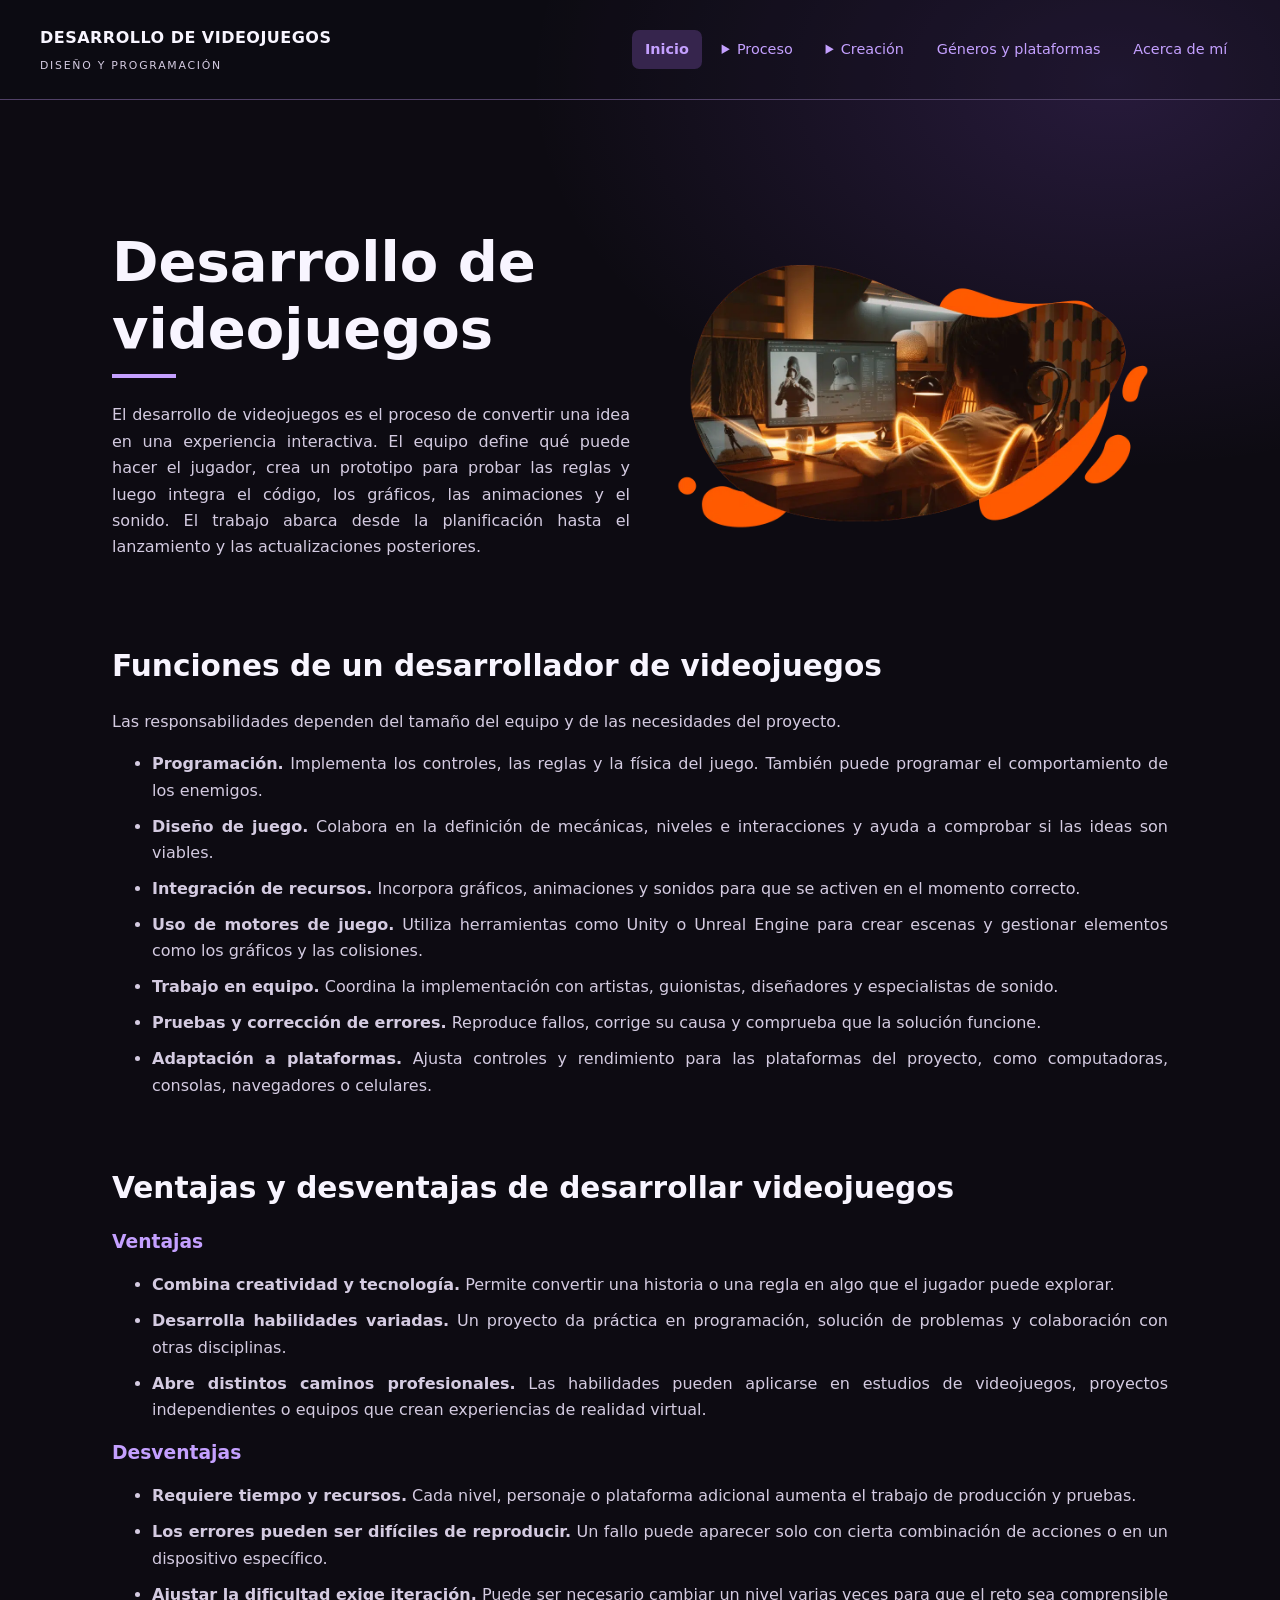
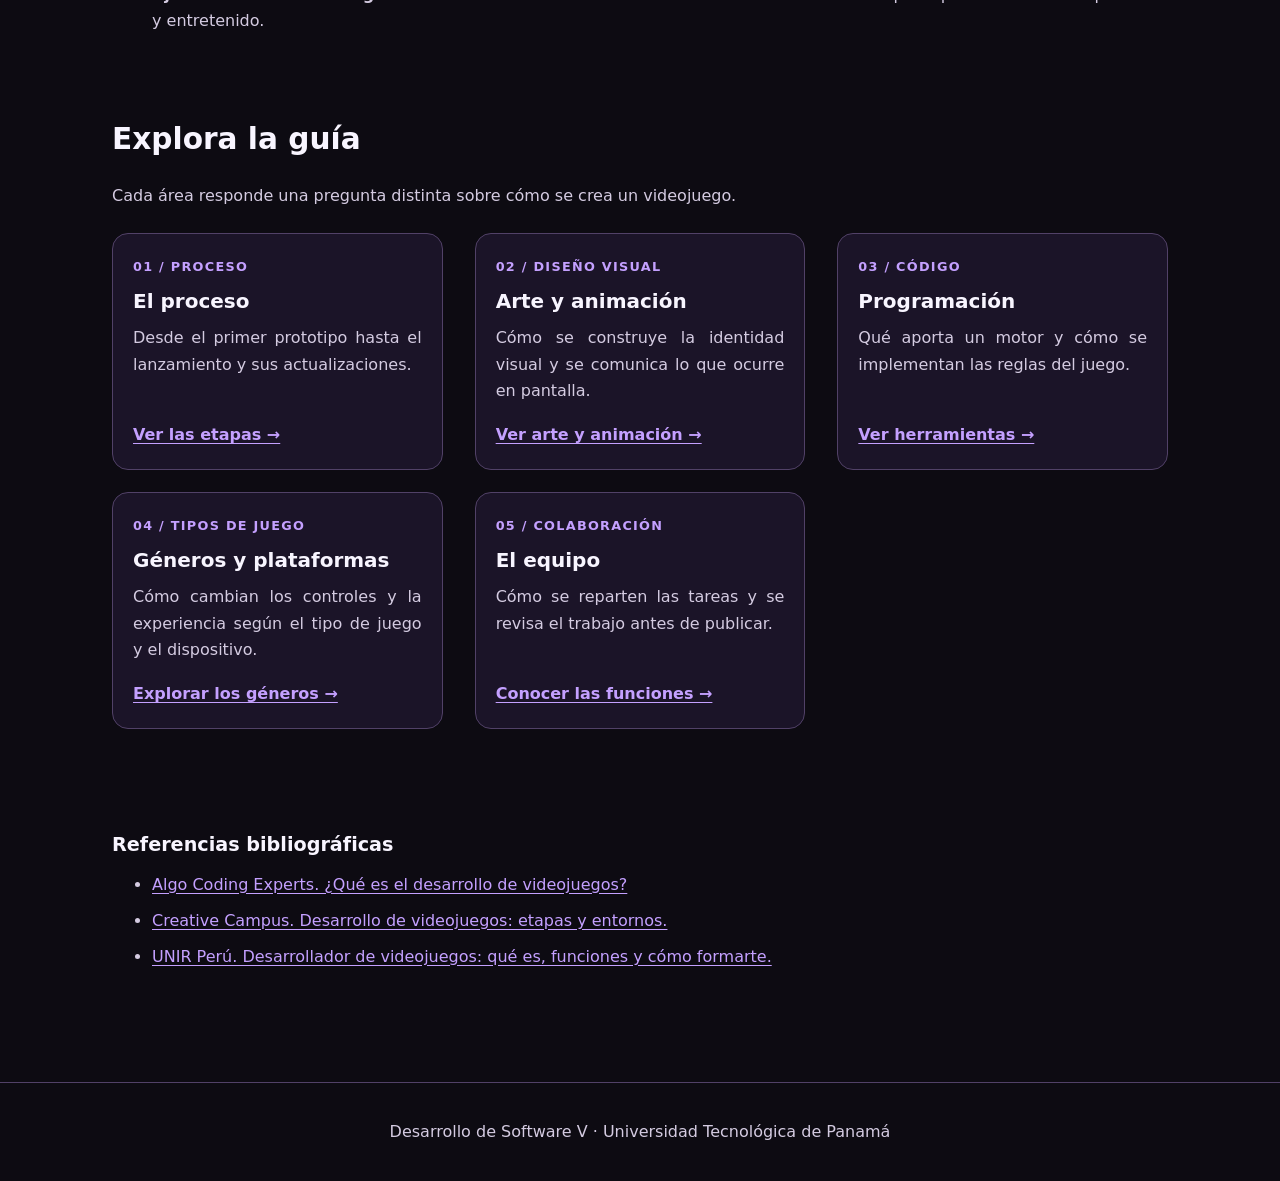
<file: index.html>
<!DOCTYPE html>
<html lang="es">
<head>
    <meta charset="UTF-8">
    <meta name="viewport" content="width=device-width, initial-scale=1.0">
    <title>Inicio | Desarrollo de videojuegos</title>
    <link rel="stylesheet" href="css/estilos.css">
    <script src="js/menu.js" defer></script>
</head>
<body>
    <header>
        <a href="#contenido">Saltar al contenido</a>
        <p>
            <a>
                <span>Desarrollo de videojuegos</span>
                <span class="marca-subtitulo">Diseño y programación</span>
            </a>
        </p>
        <button class="boton-menu" type="button" aria-controls="menu-principal" aria-expanded="false" aria-label="Abrir menú" hidden>
            <span aria-hidden="true">☰</span>
        </button>
        <nav id="menu-principal" class="menu-temas" aria-label="Navegación principal">
            <ul>
                <li><a href="index.html" aria-current="page">Inicio</a></li>
                <li>
                    <details>
                        <summary>Proceso</summary>
                        <ul>
                            <li><a href="etapas.html">Etapas</a></li>
                            <li><a href="equipo.html">Equipo</a></li>
                        </ul>
                    </details>
                </li>
                <li>
                    <details>
                        <summary>Creación</summary>
                        <ul>
                            <li><a href="arte.html">Arte y animación</a></li>
                            <li><a href="programacion.html">Programación</a></li>
                        </ul>
                    </details>
                </li>
                <li><a href="generos.html">Géneros y plataformas</a></li>
                <li><a href="autor.html">Acerca de mí</a></li>
            </ul>
        </nav>
    </header>

    <main id="contenido">
        <section class="portada-inicio" aria-labelledby="titulo-inicio">
            <div>
                <h1 id="titulo-inicio">Desarrollo de videojuegos</h1>
                <p>El desarrollo de videojuegos es el proceso de convertir una idea en una experiencia interactiva. El equipo define qué puede hacer el jugador, crea un prototipo para probar las reglas y luego integra el código, los gráficos, las animaciones y el sonido. El trabajo abarca desde la planificación hasta el lanzamiento y las actualizaciones posteriores.</p>
            </div>
            <img src="imagenes/portada-videojuegos.png" alt="Persona trabajando en un personaje de videojuego con un programa de modelado 3D">
        </section>

        <section>
            <h2>Funciones de un desarrollador de videojuegos</h2>
            <p>Las responsabilidades dependen del tamaño del equipo y de las necesidades del proyecto.</p>
            <ul>
                <li><strong>Programación.</strong> Implementa los controles, las reglas y la física del juego. También puede programar el comportamiento de los enemigos.</li>
                <li><strong>Diseño de juego.</strong> Colabora en la definición de mecánicas, niveles e interacciones y ayuda a comprobar si las ideas son viables.</li>
                <li><strong>Integración de recursos.</strong> Incorpora gráficos, animaciones y sonidos para que se activen en el momento correcto.</li>
                <li><strong>Uso de motores de juego.</strong> Utiliza herramientas como Unity o Unreal Engine para crear escenas y gestionar elementos como los gráficos y las colisiones.</li>
                <li><strong>Trabajo en equipo.</strong> Coordina la implementación con artistas, guionistas, diseñadores y especialistas de sonido.</li>
                <li><strong>Pruebas y corrección de errores.</strong> Reproduce fallos, corrige su causa y comprueba que la solución funcione.</li>
                <li><strong>Adaptación a plataformas.</strong> Ajusta controles y rendimiento para las plataformas del proyecto, como computadoras, consolas, navegadores o celulares.</li>
            </ul>
        </section>

        <section>
            <h2>Ventajas y desventajas de desarrollar videojuegos</h2>
            <h3>Ventajas</h3>
            <ul>
                <li><strong>Combina creatividad y tecnología.</strong> Permite convertir una historia o una regla en algo que el jugador puede explorar.</li>
                <li><strong>Desarrolla habilidades variadas.</strong> Un proyecto da práctica en programación, solución de problemas y colaboración con otras disciplinas.</li>
                <li><strong>Abre distintos caminos profesionales.</strong> Las habilidades pueden aplicarse en estudios de videojuegos, proyectos independientes o equipos que crean experiencias de realidad virtual.</li>
            </ul>

            <h3>Desventajas</h3>
            <ul>
                <li><strong>Requiere tiempo y recursos.</strong> Cada nivel, personaje o plataforma adicional aumenta el trabajo de producción y pruebas.</li>
                <li><strong>Los errores pueden ser difíciles de reproducir.</strong> Un fallo puede aparecer solo con cierta combinación de acciones o en un dispositivo específico.</li>
                <li><strong>Ajustar la dificultad exige iteración.</strong> Puede ser necesario cambiar un nivel varias veces para que el reto sea comprensible y entretenido.</li>
            </ul>
        </section>


        <section class="guia-practica">
            <h2>Explora la guía</h2>
            <p>Cada área responde una pregunta distinta sobre cómo se crea un videojuego.</p>
            <ul class="filas-guia tarjetas-inicio">
                <li>
                    <span class="guia-numero">01 / Proceso</span>
                    <h3>El proceso</h3>
                    <p>Desde el primer prototipo hasta el lanzamiento y sus actualizaciones.</p>
                    <a href="etapas.html">Ver las etapas →</a>
                </li>
                <li>
                    <span class="guia-numero">02 / Diseño visual</span>
                    <h3>Arte y animación</h3>
                    <p>Cómo se construye la identidad visual y se comunica lo que ocurre en pantalla.</p>
                    <a href="arte.html">Ver arte y animación →</a>
                </li>
                <li>
                    <span class="guia-numero">03 / Código</span>
                    <h3>Programación</h3>
                    <p>Qué aporta un motor y cómo se implementan las reglas del juego.</p>
                    <a href="programacion.html">Ver herramientas →</a>
                </li>
                <li>
                    <span class="guia-numero">04 / Tipos de juego</span>
                    <h3>Géneros y plataformas</h3>
                    <p>Cómo cambian los controles y la experiencia según el tipo de juego y el dispositivo.</p>
                    <a href="generos.html">Explorar los géneros →</a>
                </li>
                <li>
                    <span class="guia-numero">05 / Colaboración</span>
                    <h3>El equipo</h3>
                    <p>Cómo se reparten las tareas y se revisa el trabajo antes de publicar.</p>
                    <a href="equipo.html">Conocer las funciones →</a>
                </li>
            </ul>
        </section>

        <section aria-labelledby="titulo-referencias">
            <h2 id="titulo-referencias">Referencias bibliográficas</h2>
            <ul>
                <li id="algo"><a href="https://algocodingexperts.com/es/que-es-el-desarrollo-de-videojuegos/">Algo Coding Experts. ¿Qué es el desarrollo de videojuegos?</a></li>
                <li id="campus"><a href="https://creativecampus.universidadeuropea.com/blog/desarrollo-videojuegos/">Creative Campus. Desarrollo de videojuegos: etapas y entornos.</a></li>
                <li id="unir"><a href="https://peru.unir.net/revista/ingenieria/desarrollador-videojuegos/">UNIR Perú. Desarrollador de videojuegos: qué es, funciones y cómo formarte.</a></li>
            </ul>
        </section>
    </main>

    <footer>
        <p>Desarrollo de Software V · Universidad Tecnológica de Panamá</p>
    </footer>
</body>
</html>
</file>
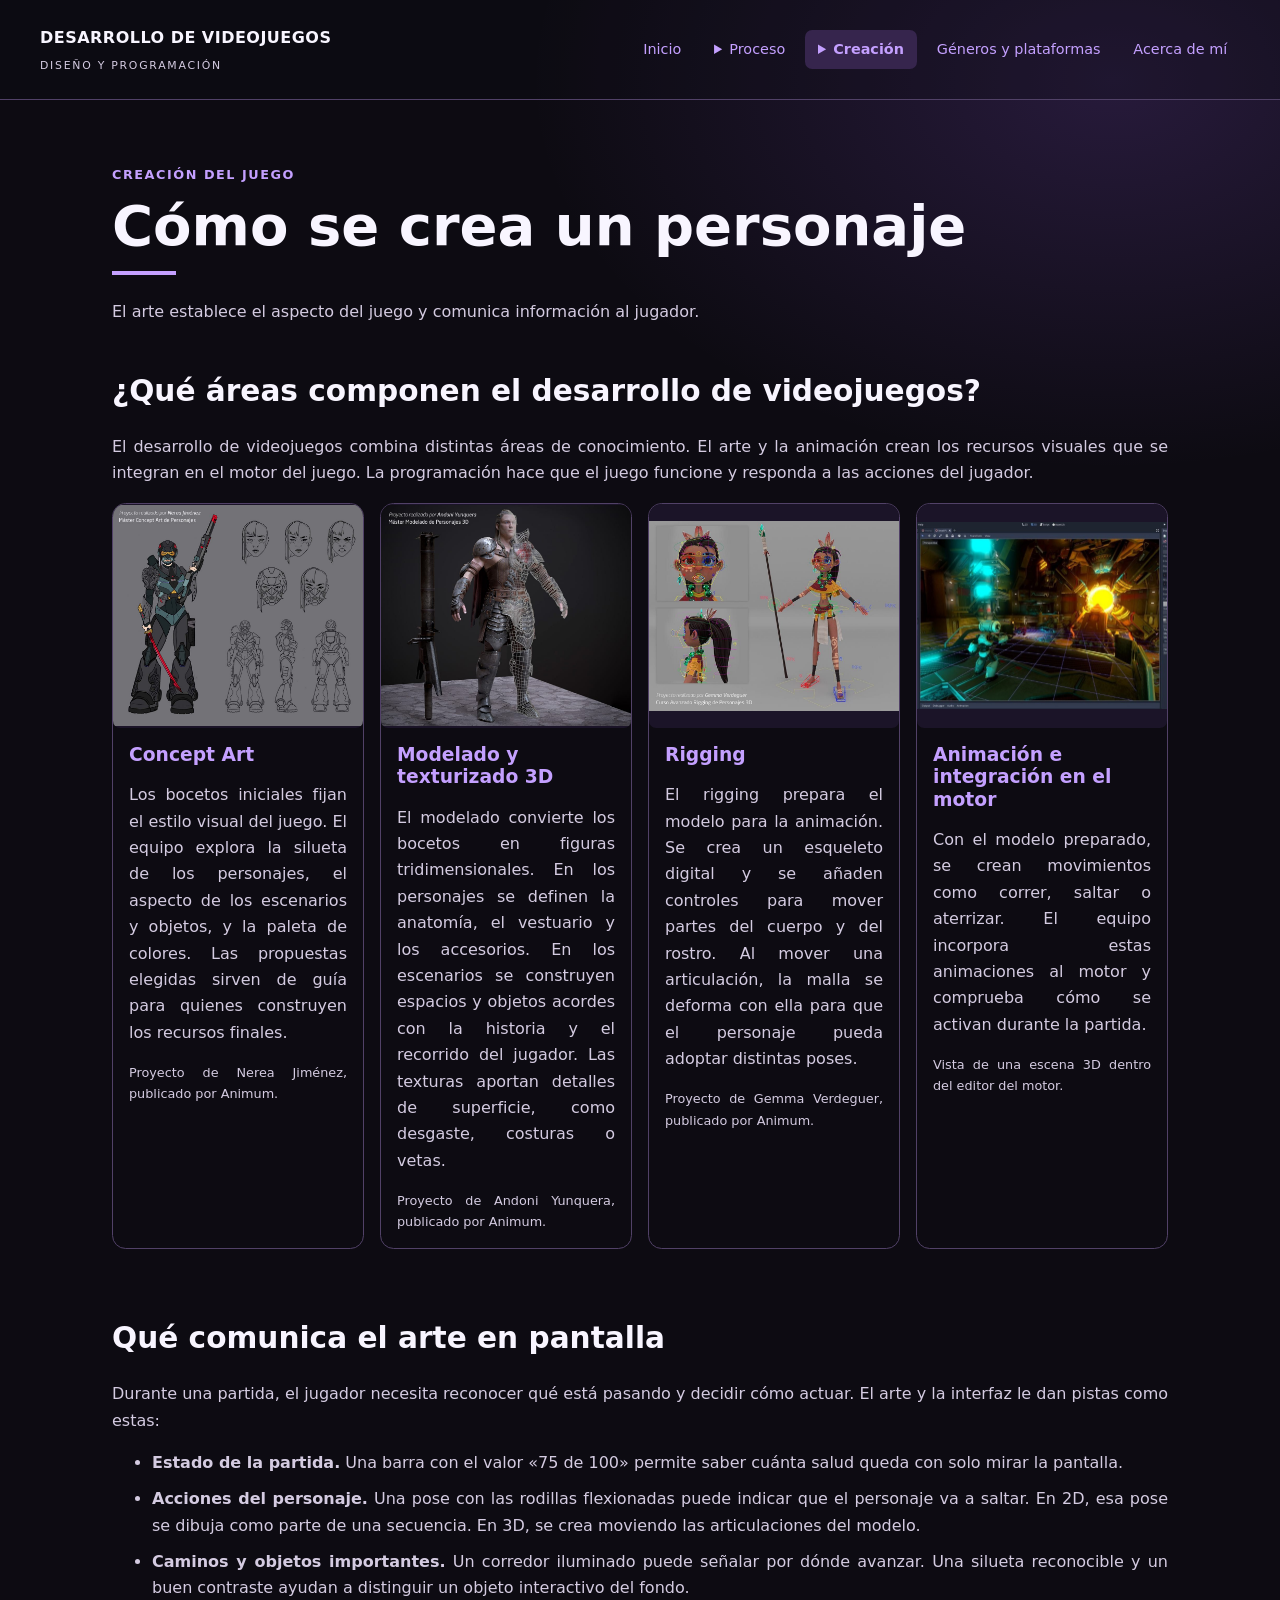
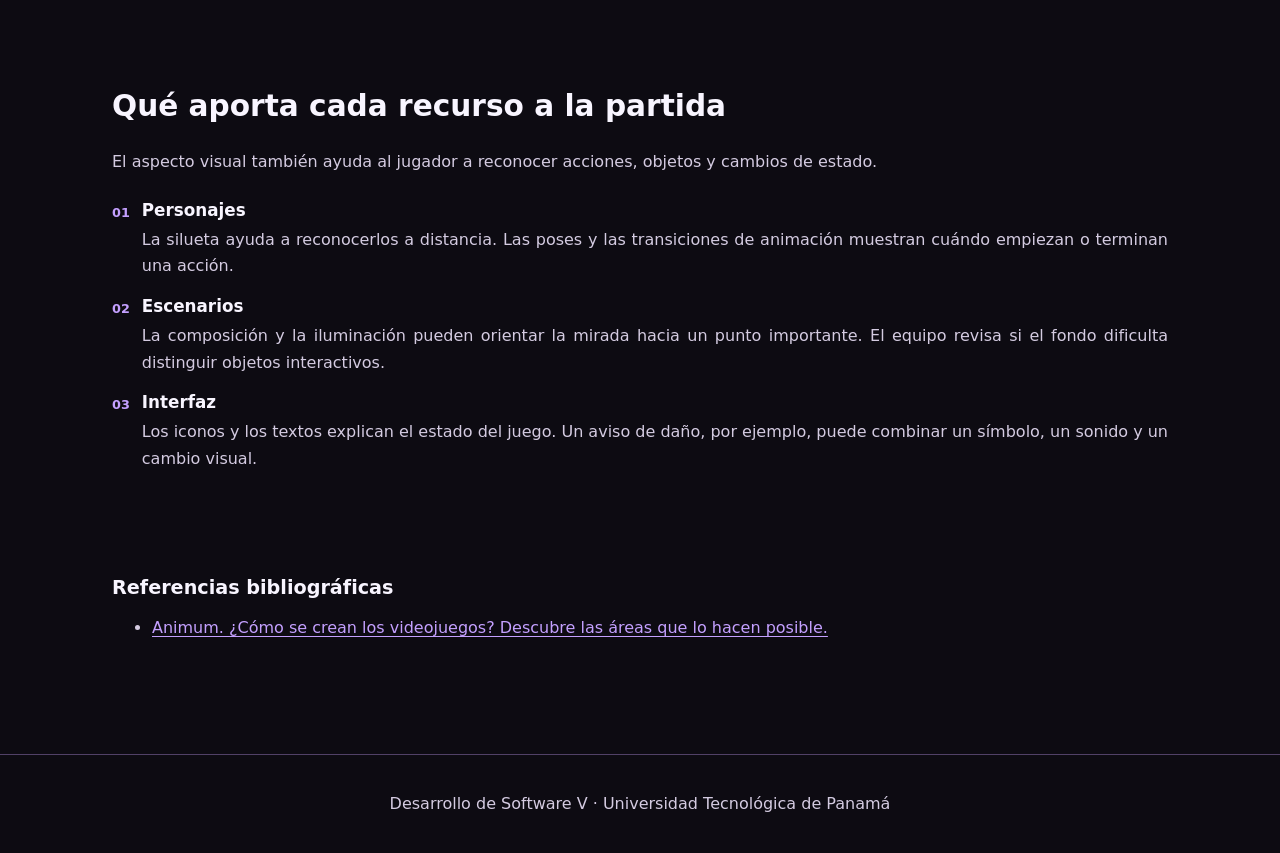
<file: arte.html>
<!DOCTYPE html>
<html lang="es">
<head>
    <meta charset="UTF-8">
    <meta name="viewport" content="width=device-width, initial-scale=1.0">
    <title>Arte y animación | Desarrollo de videojuegos</title>
    <link rel="stylesheet" href="css/estilos.css">
    <script src="js/menu.js" defer></script>
</head>
<body>
    <header>
        <a href="#contenido">Saltar al contenido</a>
        <p>
            <a>
                <span>Desarrollo de videojuegos</span>
                <span class="marca-subtitulo">Diseño y programación</span>
            </a>
        </p>
        <button class="boton-menu" type="button" aria-controls="menu-principal" aria-expanded="false" aria-label="Abrir menú" hidden>
            <span aria-hidden="true">☰</span>
        </button>
        <nav id="menu-principal" class="menu-temas" aria-label="Navegación principal">
            <ul>
                <li><a href="index.html">Inicio</a></li>
                <li>
                    <details>
                        <summary>Proceso</summary>
                        <ul>
                            <li><a href="etapas.html">Etapas</a></li>
                            <li><a href="equipo.html">Equipo</a></li>
                        </ul>
                    </details>
                </li>
                <li>
                    <details class="grupo-activo">
                        <summary>Creación</summary>
                        <ul>
                            <li><a href="arte.html" aria-current="page">Arte y animación</a></li>
                            <li><a href="programacion.html">Programación</a></li>
                        </ul>
                    </details>
                </li>
                <li><a href="generos.html">Géneros y plataformas</a></li>
                <li><a href="autor.html">Acerca de mí</a></li>
            </ul>
        </nav>
    </header>

    <main id="contenido">
        <p class="categoria-pagina">Creación del juego</p>
        <h1>Cómo se crea un personaje</h1>
        <p>El arte establece el aspecto del juego y comunica información al jugador.</p>
        <section class="recursos-visuales">
            <h2>¿Qué áreas componen el desarrollo de videojuegos?</h2>
            <p>El desarrollo de videojuegos combina distintas áreas de conocimiento. El arte y la animación crean los recursos visuales que se integran en el motor del juego. La programación hace que el juego funcione y responda a las acciones del jugador.</p>
            <div class="galeria-arte">
                <article class="tarjeta-arte">
                    <img src="imagenes/concept-art.png" alt="Bocetos de un personaje con armadura, expresiones y vistas desde distintos ángulos" width="960" height="850" loading="lazy">
                    <div class="tarjeta-arte-texto">
                        <h3>Concept Art</h3>
                        <p>Los bocetos iniciales fijan el estilo visual del juego. El equipo explora la silueta de los personajes, el aspecto de los escenarios y objetos, y la paleta de colores. Las propuestas elegidas sirven de guía para quienes construyen los recursos finales.</p>
                        <p class="credito-arte">Proyecto de Nerea Jiménez, publicado por Animum.</p>
                    </div>
                </article>

                <article class="tarjeta-arte">
                    <img src="imagenes/modelado-3d.png" alt="Personaje con armadura que muestra el acabado final y la malla del modelo" width="960" height="850" loading="lazy">
                    <div class="tarjeta-arte-texto">
                        <h3>Modelado y texturizado 3D</h3>
                        <p>El modelado convierte los bocetos en figuras tridimensionales. En los personajes se definen la anatomía, el vestuario y los accesorios. En los escenarios se construyen espacios y objetos acordes con la historia y el recorrido del jugador. Las texturas aportan detalles de superficie, como desgaste, costuras o vetas.</p>
                        <p class="credito-arte">Proyecto de Andoni Yunquera, publicado por Animum.</p>
                    </div>
                </article>

                <article class="tarjeta-arte">
                    <img src="imagenes/rigging.png" alt="Personaje 3D con controles de animación alrededor del cuerpo y del rostro" width="960" height="730" loading="lazy">
                    <div class="tarjeta-arte-texto">
                        <h3>Rigging</h3>
                        <p>El rigging prepara el modelo para la animación. Se crea un esqueleto digital y se añaden controles para mover partes del cuerpo y del rostro. Al mover una articulación, la malla se deforma con ella para que el personaje pueda adoptar distintas poses.</p>
                        <p class="credito-arte">Proyecto de Gemma Verdeguer, publicado por Animum.</p>
                    </div>
                </article>

                <article class="tarjeta-arte">
                    <img src="imagenes/integracion-motor.png" width="2000" height="1500" alt="Escena 3D con un robot, luces y una cuadrícula dentro del editor de un motor de videojuegos" loading="lazy">
                    <div class="tarjeta-arte-texto">
                        <h3>Animación e integración en el motor</h3>
                        <p>Con el modelo preparado, se crean movimientos como correr, saltar o aterrizar. El equipo incorpora estas animaciones al motor y comprueba cómo se activan durante la partida.</p>
                        <p class="credito-arte">Vista de una escena 3D dentro del editor del motor.</p>
                    </div>
                </article>
            </div>
        </section>
        <section>
            <h2>Qué comunica el arte en pantalla</h2>
            <p>Durante una partida, el jugador necesita reconocer qué está pasando y decidir cómo actuar. El arte y la interfaz le dan pistas como estas:</p>
            <ul>
                <li><strong>Estado de la partida.</strong> Una barra con el valor «75 de 100» permite saber cuánta salud queda con solo mirar la pantalla.</li>
                <li><strong>Acciones del personaje.</strong> Una pose con las rodillas flexionadas puede indicar que el personaje va a saltar. En 2D, esa pose se dibuja como parte de una secuencia. En 3D, se crea moviendo las articulaciones del modelo.</li>
                <li><strong>Caminos y objetos importantes.</strong> Un corredor iluminado puede señalar por dónde avanzar. Una silueta reconocible y un buen contraste ayudan a distinguir un objeto interactivo del fondo.</li>
            </ul>
        </section>

        <section class="guia-practica">
            <h2>Qué aporta cada recurso a la partida</h2>
            <p>El aspecto visual también ayuda al jugador a reconocer acciones, objetos y cambios de estado.</p>
            <ul class="filas-guia guia-vertical">
                <li>
                    <span class="guia-numero" aria-hidden="true">01</span>
                    <div>
                        <h3>Personajes</h3>
                        <p>La silueta ayuda a reconocerlos a distancia. Las poses y las transiciones de animación muestran cuándo empiezan o terminan una acción.</p>
                    </div>
                </li>
                <li>
                    <span class="guia-numero" aria-hidden="true">02</span>
                    <div>
                        <h3>Escenarios</h3>
                        <p>La composición y la iluminación pueden orientar la mirada hacia un punto importante. El equipo revisa si el fondo dificulta distinguir objetos interactivos.</p>
                    </div>
                </li>
                <li>
                    <span class="guia-numero" aria-hidden="true">03</span>
                    <div>
                        <h3>Interfaz</h3>
                        <p>Los iconos y los textos explican el estado del juego. Un aviso de daño, por ejemplo, puede combinar un símbolo, un sonido y un cambio visual.</p>
                    </div>
                </li>
            </ul>
        </section>

        <section aria-labelledby="titulo-referencias">
            <h2 id="titulo-referencias">Referencias bibliográficas</h2>
            <ul>
                <li id="animum"><a href="https://www.animum3d.com/blog/como-se-crean-videojuegos/">Animum. ¿Cómo se crean los videojuegos? Descubre las áreas que lo hacen posible.</a></li>
            </ul>
        </section>
    </main>

    <footer>
        <p>Desarrollo de Software V · Universidad Tecnológica de Panamá</p>
    </footer>
</body>
</html>
</file>
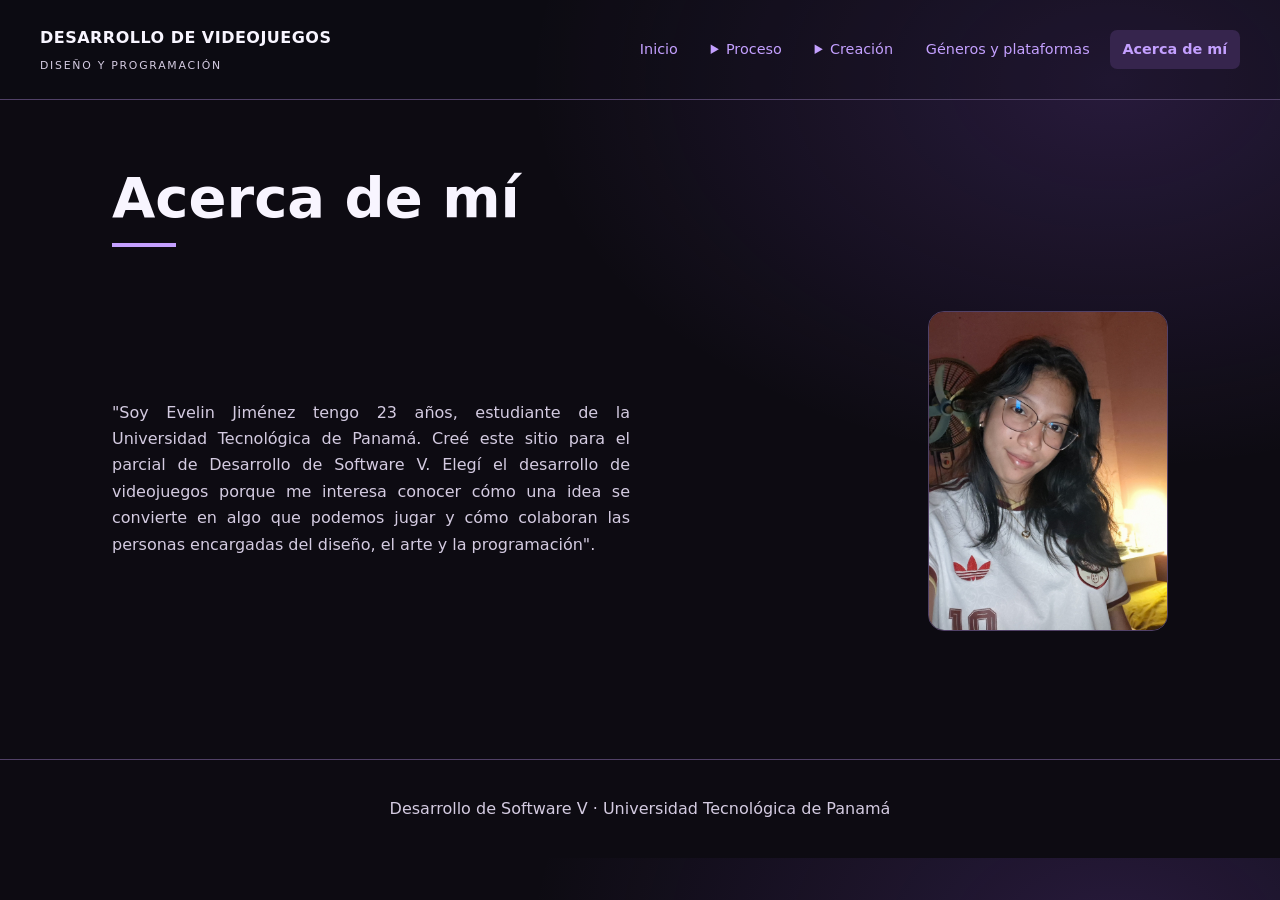
<file: autor.html>
<!DOCTYPE html>
<html lang="es">
<head>
    <meta charset="UTF-8">
    <meta name="viewport" content="width=device-width, initial-scale=1.0">
    <title>Acerca de mí | Desarrollo de videojuegos</title>
    <link rel="stylesheet" href="css/estilos.css">
    <script src="js/menu.js" defer></script>
</head>
<body>
    <header>
        <a href="#contenido">Saltar al contenido</a>
        <p>
            <a>
                <span>Desarrollo de videojuegos</span>
                <span class="marca-subtitulo">Diseño y programación</span>
            </a>
        </p>
        <button class="boton-menu" type="button" aria-controls="menu-principal" aria-expanded="false" aria-label="Abrir menú" hidden>
            <span aria-hidden="true">☰</span>
        </button>
        <nav id="menu-principal" class="menu-temas" aria-label="Navegación principal">
            <ul>
                <li><a href="index.html">Inicio</a></li>
                <li>
                    <details>
                        <summary>Proceso</summary>
                        <ul>
                            <li><a href="etapas.html">Etapas</a></li>
                            <li><a href="equipo.html">Equipo</a></li>
                        </ul>
                    </details>
                </li>
                <li>
                    <details>
                        <summary>Creación</summary>
                        <ul>
                            <li><a href="arte.html">Arte y animación</a></li>
                            <li><a href="programacion.html">Programación</a></li>
                        </ul>
                    </details>
                </li>
                <li><a href="generos.html">Géneros y plataformas</a></li>
                <li><a href="autor.html" aria-current="page">Acerca de mí</a></li>
            </ul>
        </nav>
    </header>

    <main id="contenido">
        <h1>Acerca de mí</h1>
        <section class="portada-inicio perfil-autora">
            <div>
                <p>"Soy Evelin Jiménez tengo 23 años, estudiante de la Universidad Tecnológica de Panamá. Creé este sitio para el parcial de Desarrollo de Software V. Elegí el desarrollo de videojuegos porque me interesa conocer cómo una idea se convierte en algo que podemos jugar y cómo colaboran las personas encargadas del diseño, el arte y la programación".</p>
            </div>
            <img src="imagenes/foto-autor.jpg" alt="Retrato de Evelin Jiménez" width="240" height="320">
        </section>
    </main>

    <footer>
        <p>Desarrollo de Software V · Universidad Tecnológica de Panamá</p>
    </footer>
</body>
</html>
</file>
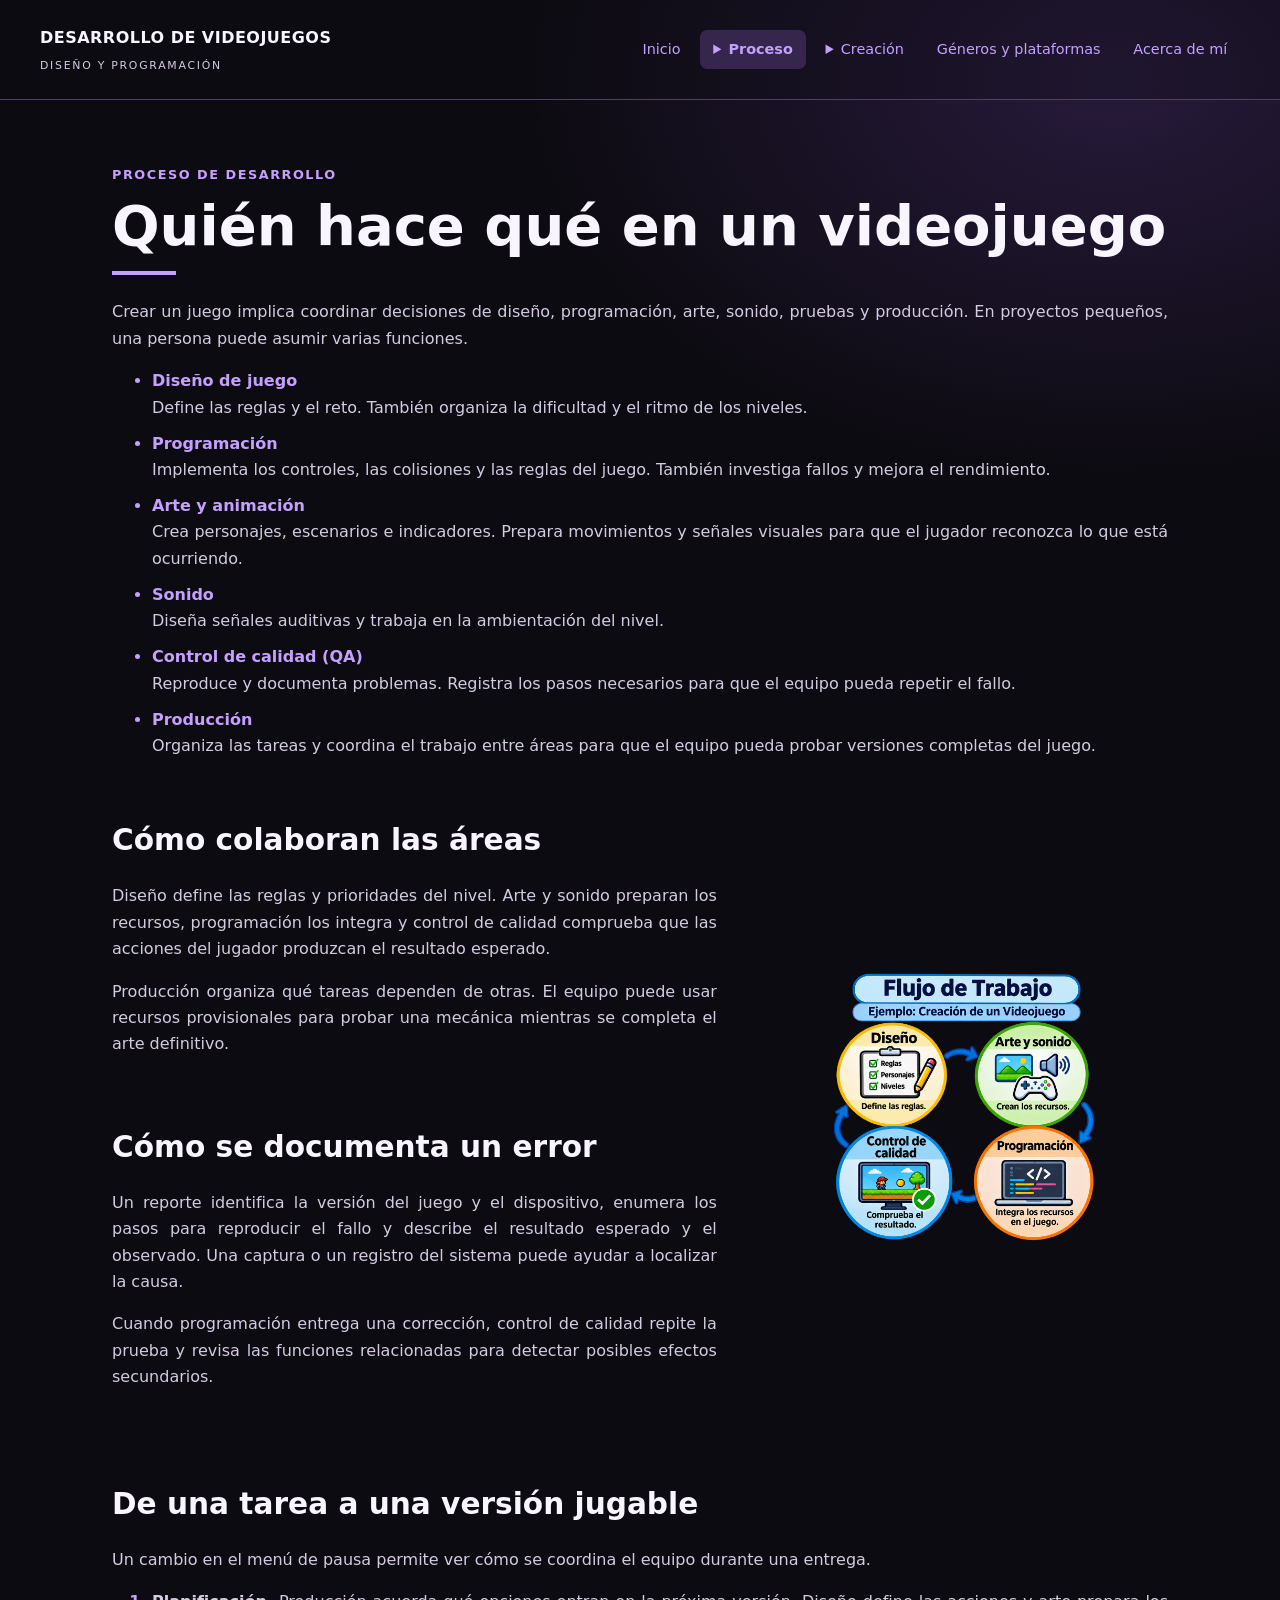
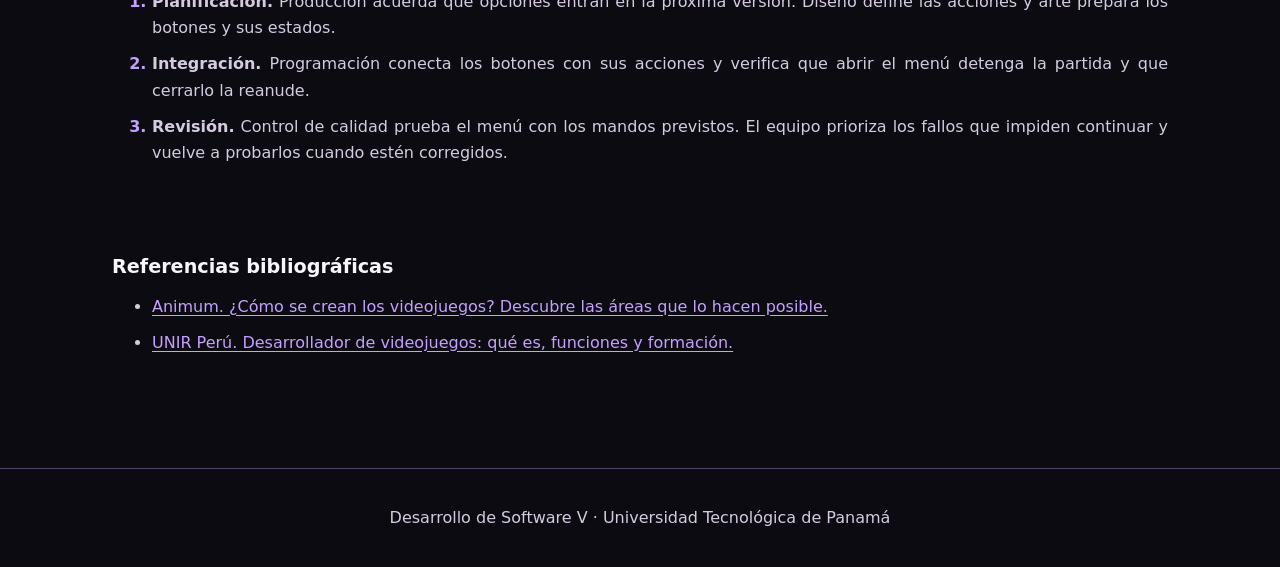
<file: equipo.html>
<!DOCTYPE html>
<html lang="es">
<head>
    <meta charset="UTF-8">
    <meta name="viewport" content="width=device-width, initial-scale=1.0">
    <title>Equipo | Desarrollo de videojuegos</title>
    <link rel="stylesheet" href="css/estilos.css">
    <script src="js/menu.js" defer></script>
</head>
<body>
    <header>
        <a href="#contenido">Saltar al contenido</a>
        <p>
            <a>
                <span>Desarrollo de videojuegos</span>
                <span class="marca-subtitulo">Diseño y programación</span>
            </a>
        </p>
        <button class="boton-menu" type="button" aria-controls="menu-principal" aria-expanded="false" aria-label="Abrir menú" hidden>
            <span aria-hidden="true">☰</span>
        </button>
        <nav id="menu-principal" class="menu-temas" aria-label="Navegación principal">
            <ul>
                <li><a href="index.html">Inicio</a></li>
                <li>
                    <details class="grupo-activo">
                        <summary>Proceso</summary>
                        <ul>
                            <li><a href="etapas.html">Etapas</a></li>
                            <li><a href="equipo.html" aria-current="page">Equipo</a></li>
                        </ul>
                    </details>
                </li>
                <li>
                    <details>
                        <summary>Creación</summary>
                        <ul>
                            <li><a href="arte.html">Arte y animación</a></li>
                            <li><a href="programacion.html">Programación</a></li>
                        </ul>
                    </details>
                </li>
                <li><a href="generos.html">Géneros y plataformas</a></li>
                <li><a href="autor.html">Acerca de mí</a></li>
            </ul>
        </nav>
    </header>

    <main id="contenido">
        <p class="categoria-pagina">Proceso de desarrollo</p>
        <h1>Quién hace qué en un videojuego</h1>
        <p>Crear un juego implica coordinar decisiones de diseño, programación, arte, sonido, pruebas y producción. En proyectos pequeños, una persona puede asumir varias funciones.</p>
        <ul class="funciones-equipo">
            <li><strong>Diseño de juego</strong><br>Define las reglas y el reto. También organiza la dificultad y el ritmo de los niveles.</li>
            <li><strong>Programación</strong><br>Implementa los controles, las colisiones y las reglas del juego. También investiga fallos y mejora el rendimiento.</li>
            <li><strong>Arte y animación</strong><br>Crea personajes, escenarios e indicadores. Prepara movimientos y señales visuales para que el jugador reconozca lo que está ocurriendo.</li>
            <li><strong>Sonido</strong><br>Diseña señales auditivas y trabaja en la ambientación del nivel.</li>
            <li><strong>Control de calidad (QA)</strong><br>Reproduce y documenta problemas. Registra los pasos necesarios para que el equipo pueda repetir el fallo.</li>
            <li><strong>Producción</strong><br>Organiza las tareas y coordina el trabajo entre áreas para que el equipo pueda probar versiones completas del juego.</li>
        </ul>

        <div class="equipo-flujo">
            <div>
                <section>
                    <h2>Cómo colaboran las áreas</h2>
                    <p>Diseño define las reglas y prioridades del nivel. Arte y sonido preparan los recursos, programación los integra y control de calidad comprueba que las acciones del jugador produzcan el resultado esperado.</p>
                    <p>Producción organiza qué tareas dependen de otras. El equipo puede usar recursos provisionales para probar una mecánica mientras se completa el arte definitivo.</p>
                </section>
                <section>
                    <h2>Cómo se documenta un error</h2>
                    <p>Un reporte identifica la versión del juego y el dispositivo, enumera los pasos para reproducir el fallo y describe el resultado esperado y el observado. Una captura o un registro del sistema puede ayudar a localizar la causa.</p>
                    <p>Cuando programación entrega una corrección, control de calidad repite la prueba y revisa las funciones relacionadas para detectar posibles efectos secundarios.</p>
                </section>
            </div>
            <img src="imagenes/flujo-trabajo.png" width="1536" height="1024" alt="Flujo de trabajo: diseño define las reglas, arte y sonido crean los recursos, programación los integra y control de calidad verifica el resultado." loading="lazy">
        </div>

        <section>
            <h2>De una tarea a una versión jugable</h2>
            <p>Un cambio en el menú de pausa permite ver cómo se coordina el equipo durante una entrega.</p>
            <ol class="revision-equipo">
                <li><strong>Planificación.</strong> Producción acuerda qué opciones entran en la próxima versión. Diseño define las acciones y arte prepara los botones y sus estados.</li>
                <li><strong>Integración.</strong> Programación conecta los botones con sus acciones y verifica que abrir el menú detenga la partida y que cerrarlo la reanude.</li>
                <li><strong>Revisión.</strong> Control de calidad prueba el menú con los mandos previstos. El equipo prioriza los fallos que impiden continuar y vuelve a probarlos cuando estén corregidos.</li>
            </ol>
        </section>

        <section aria-labelledby="titulo-referencias">
            <h2 id="titulo-referencias">Referencias bibliográficas</h2>
            <ul>
                <li id="animum"><a href="https://www.animum3d.com/blog/como-se-crean-videojuegos/">Animum. ¿Cómo se crean los videojuegos? Descubre las áreas que lo hacen posible.</a></li>
                <li id="unir"><a href="https://peru.unir.net/revista/ingenieria/desarrollador-videojuegos/">UNIR Perú. Desarrollador de videojuegos: qué es, funciones y formación.</a></li>
            </ul>
        </section>
    </main>

    <footer>
        <p>Desarrollo de Software V · Universidad Tecnológica de Panamá</p>
    </footer>
</body>
</html>
</file>
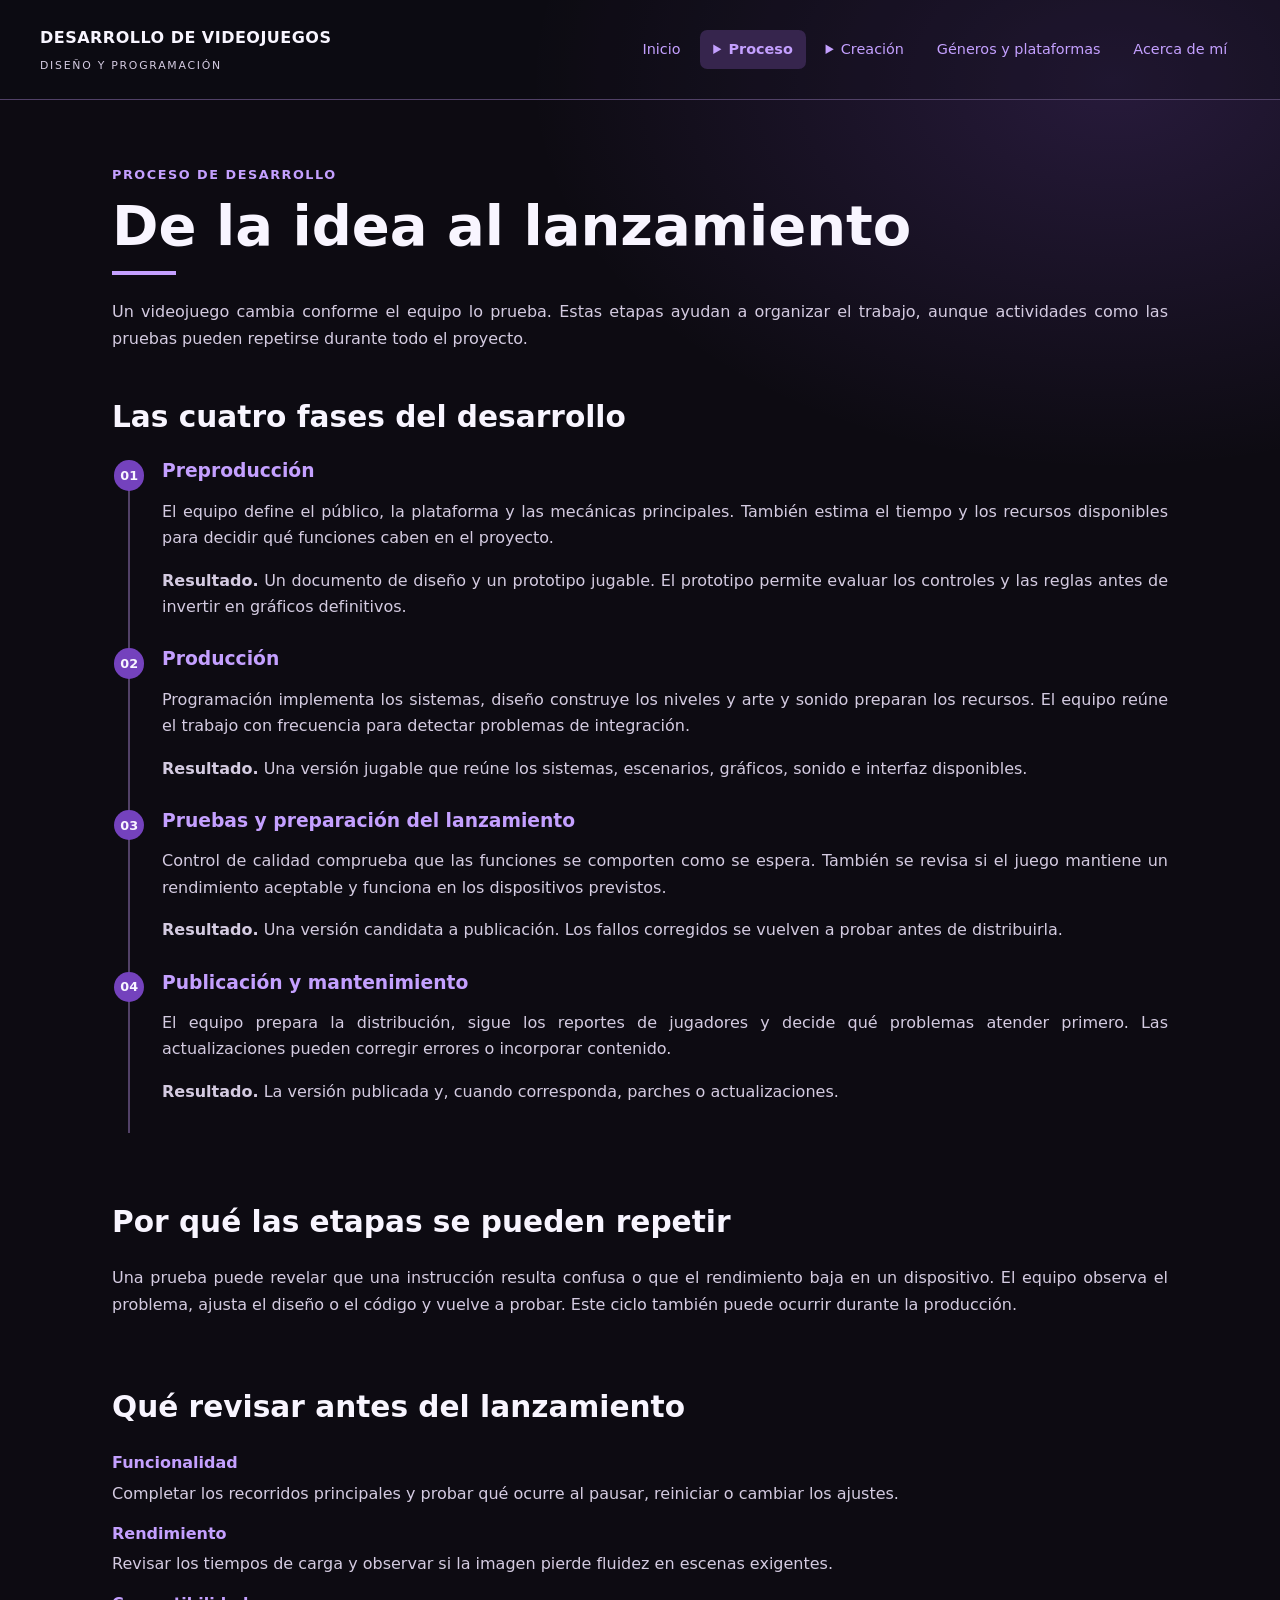
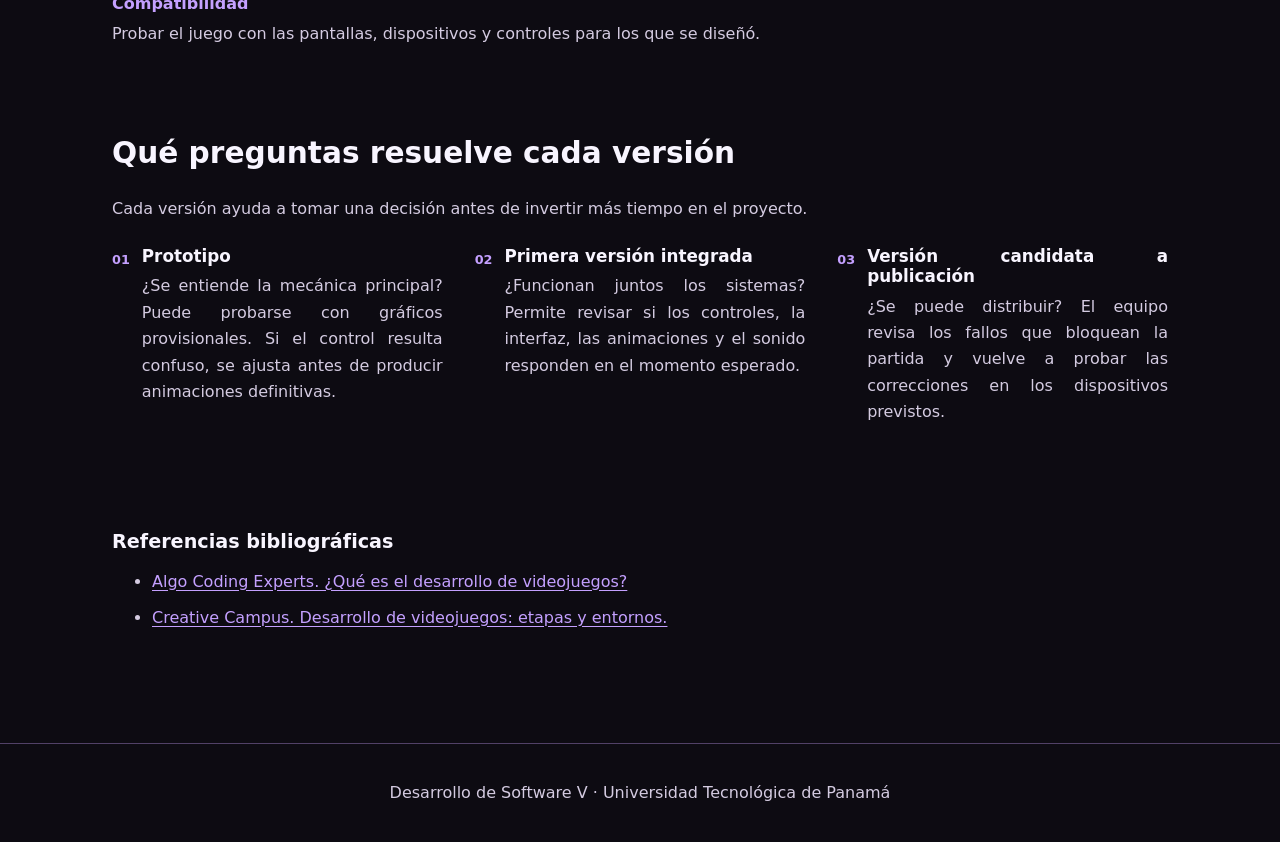
<file: etapas.html>
<!DOCTYPE html>
<html lang="es">
<head>
    <meta charset="UTF-8">
    <meta name="viewport" content="width=device-width, initial-scale=1.0">
    <title>Etapas | Desarrollo de videojuegos</title>
    <link rel="stylesheet" href="css/estilos.css">
    <script src="js/menu.js" defer></script>
</head>
<body>
    <header>
        <a href="#contenido">Saltar al contenido</a>
        <p>
            <a>
                <span>Desarrollo de videojuegos</span>
                <span class="marca-subtitulo">Diseño y programación</span>
            </a>
        </p>
        <button class="boton-menu" type="button" aria-controls="menu-principal" aria-expanded="false" aria-label="Abrir menú" hidden>
            <span aria-hidden="true">☰</span>
        </button>
        <nav id="menu-principal" class="menu-temas" aria-label="Navegación principal">
            <ul>
                <li><a href="index.html">Inicio</a></li>
                <li>
                    <details class="grupo-activo">
                        <summary>Proceso</summary>
                        <ul>
                            <li><a href="etapas.html" aria-current="page">Etapas</a></li>
                            <li><a href="equipo.html">Equipo</a></li>
                        </ul>
                    </details>
                </li>
                <li>
                    <details>
                        <summary>Creación</summary>
                        <ul>
                            <li><a href="arte.html">Arte y animación</a></li>
                            <li><a href="programacion.html">Programación</a></li>
                        </ul>
                    </details>
                </li>
                <li><a href="generos.html">Géneros y plataformas</a></li>
                <li><a href="autor.html">Acerca de mí</a></li>
            </ul>
        </nav>
    </header>

    <main id="contenido">
        <p class="categoria-pagina">Proceso de desarrollo</p>
        <h1>De la idea al lanzamiento</h1>
        <p>Un videojuego cambia conforme el equipo lo prueba. Estas etapas ayudan a organizar el trabajo, aunque actividades como las pruebas pueden repetirse durante todo el proyecto.</p>
        <section class="ruta-etapas">
            <h2>Las cuatro fases del desarrollo</h2>
            <ol class="cronologia">
                <li>
                    <span class="numero-etapa" aria-hidden="true">01</span>
                    <h3>Preproducción</h3>
                    <p>El equipo define el público, la plataforma y las mecánicas principales. También estima el tiempo y los recursos disponibles para decidir qué funciones caben en el proyecto.</p>
                    <p><strong>Resultado.</strong> Un documento de diseño y un prototipo jugable. El prototipo permite evaluar los controles y las reglas antes de invertir en gráficos definitivos.</p>
                </li>
                <li>
                    <span class="numero-etapa" aria-hidden="true">02</span>
                    <h3>Producción</h3>
                    <p>Programación implementa los sistemas, diseño construye los niveles y arte y sonido preparan los recursos. El equipo reúne el trabajo con frecuencia para detectar problemas de integración.</p>
                    <p><strong>Resultado.</strong> Una versión jugable que reúne los sistemas, escenarios, gráficos, sonido e interfaz disponibles.</p>
                </li>
                <li>
                    <span class="numero-etapa" aria-hidden="true">03</span>
                    <h3>Pruebas y preparación del lanzamiento</h3>
                    <p>Control de calidad comprueba que las funciones se comporten como se espera. También se revisa si el juego mantiene un rendimiento aceptable y funciona en los dispositivos previstos.</p>
                    <p><strong>Resultado.</strong> Una versión candidata a publicación. Los fallos corregidos se vuelven a probar antes de distribuirla.</p>
                </li>
                <li>
                    <span class="numero-etapa" aria-hidden="true">04</span>
                    <h3>Publicación y mantenimiento</h3>
                    <p>El equipo prepara la distribución, sigue los reportes de jugadores y decide qué problemas atender primero. Las actualizaciones pueden corregir errores o incorporar contenido.</p>
                    <p><strong>Resultado.</strong> La versión publicada y, cuando corresponda, parches o actualizaciones.</p>
                </li>
            </ol>
        </section>
        <section>
            <h2>Por qué las etapas se pueden repetir</h2>
            <p>Una prueba puede revelar que una instrucción resulta confusa o que el rendimiento baja en un dispositivo. El equipo observa el problema, ajusta el diseño o el código y vuelve a probar. Este ciclo también puede ocurrir durante la producción.</p>
        </section>

        <section class="detalle-tema">
            <h2>Qué revisar antes del lanzamiento</h2>
            <dl class="lista-tema lista-en-filas">
                <div>
                    <dt>Funcionalidad</dt>
                    <dd>Completar los recorridos principales y probar qué ocurre al pausar, reiniciar o cambiar los ajustes.</dd>
                </div>
                <div>
                    <dt>Rendimiento</dt>
                    <dd>Revisar los tiempos de carga y observar si la imagen pierde fluidez en escenas exigentes.</dd>
                </div>
                <div>
                    <dt>Compatibilidad</dt>
                    <dd>Probar el juego con las pantallas, dispositivos y controles para los que se diseñó.</dd>
                </div>
            </dl>
        </section>

        <section class="guia-practica">
            <h2>Qué preguntas resuelve cada versión</h2>
            <p>Cada versión ayuda a tomar una decisión antes de invertir más tiempo en el proyecto.</p>
            <ul class="filas-guia">
                <li>
                    <span class="guia-numero" aria-hidden="true">01</span>
                    <div>
                        <h3>Prototipo</h3>
                        <p>¿Se entiende la mecánica principal? Puede probarse con gráficos provisionales. Si el control resulta confuso, se ajusta antes de producir animaciones definitivas.</p>
                    </div>
                </li>
                <li>
                    <span class="guia-numero" aria-hidden="true">02</span>
                    <div>
                        <h3>Primera versión integrada</h3>
                        <p>¿Funcionan juntos los sistemas? Permite revisar si los controles, la interfaz, las animaciones y el sonido responden en el momento esperado.</p>
                    </div>
                </li>
                <li>
                    <span class="guia-numero" aria-hidden="true">03</span>
                    <div>
                        <h3>Versión candidata a publicación</h3>
                        <p>¿Se puede distribuir? El equipo revisa los fallos que bloquean la partida y vuelve a probar las correcciones en los dispositivos previstos.</p>
                    </div>
                </li>
            </ul>
        </section>

        <section aria-labelledby="titulo-referencias">
            <h2 id="titulo-referencias">Referencias bibliográficas</h2>
            <ul>
                <li id="algo"><a href="https://algocodingexperts.com/es/que-es-el-desarrollo-de-videojuegos/">Algo Coding Experts. ¿Qué es el desarrollo de videojuegos?</a></li>
                <li id="campus"><a href="https://creativecampus.universidadeuropea.com/blog/desarrollo-videojuegos/">Creative Campus. Desarrollo de videojuegos: etapas y entornos.</a></li>
            </ul>
        </section>
    </main>

    <footer>
        <p>Desarrollo de Software V · Universidad Tecnológica de Panamá</p>
    </footer>
</body>
</html>
</file>
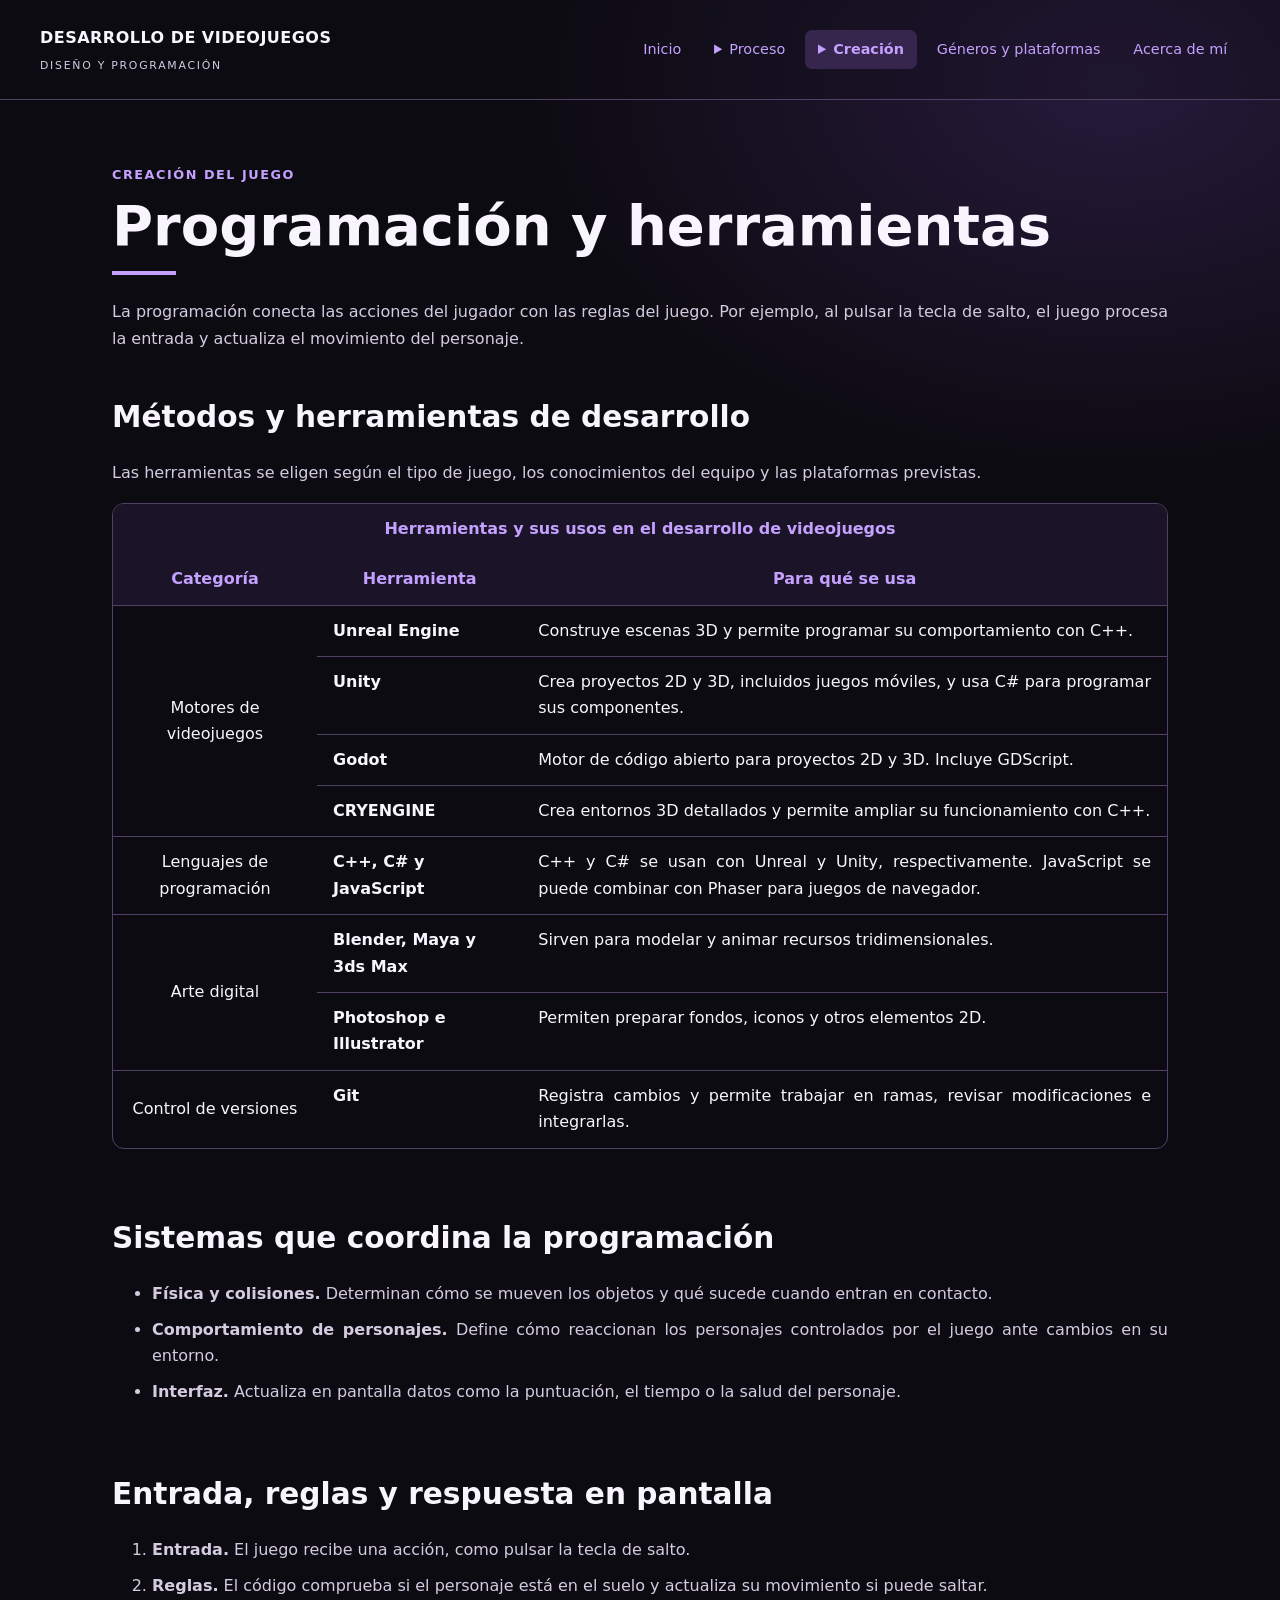
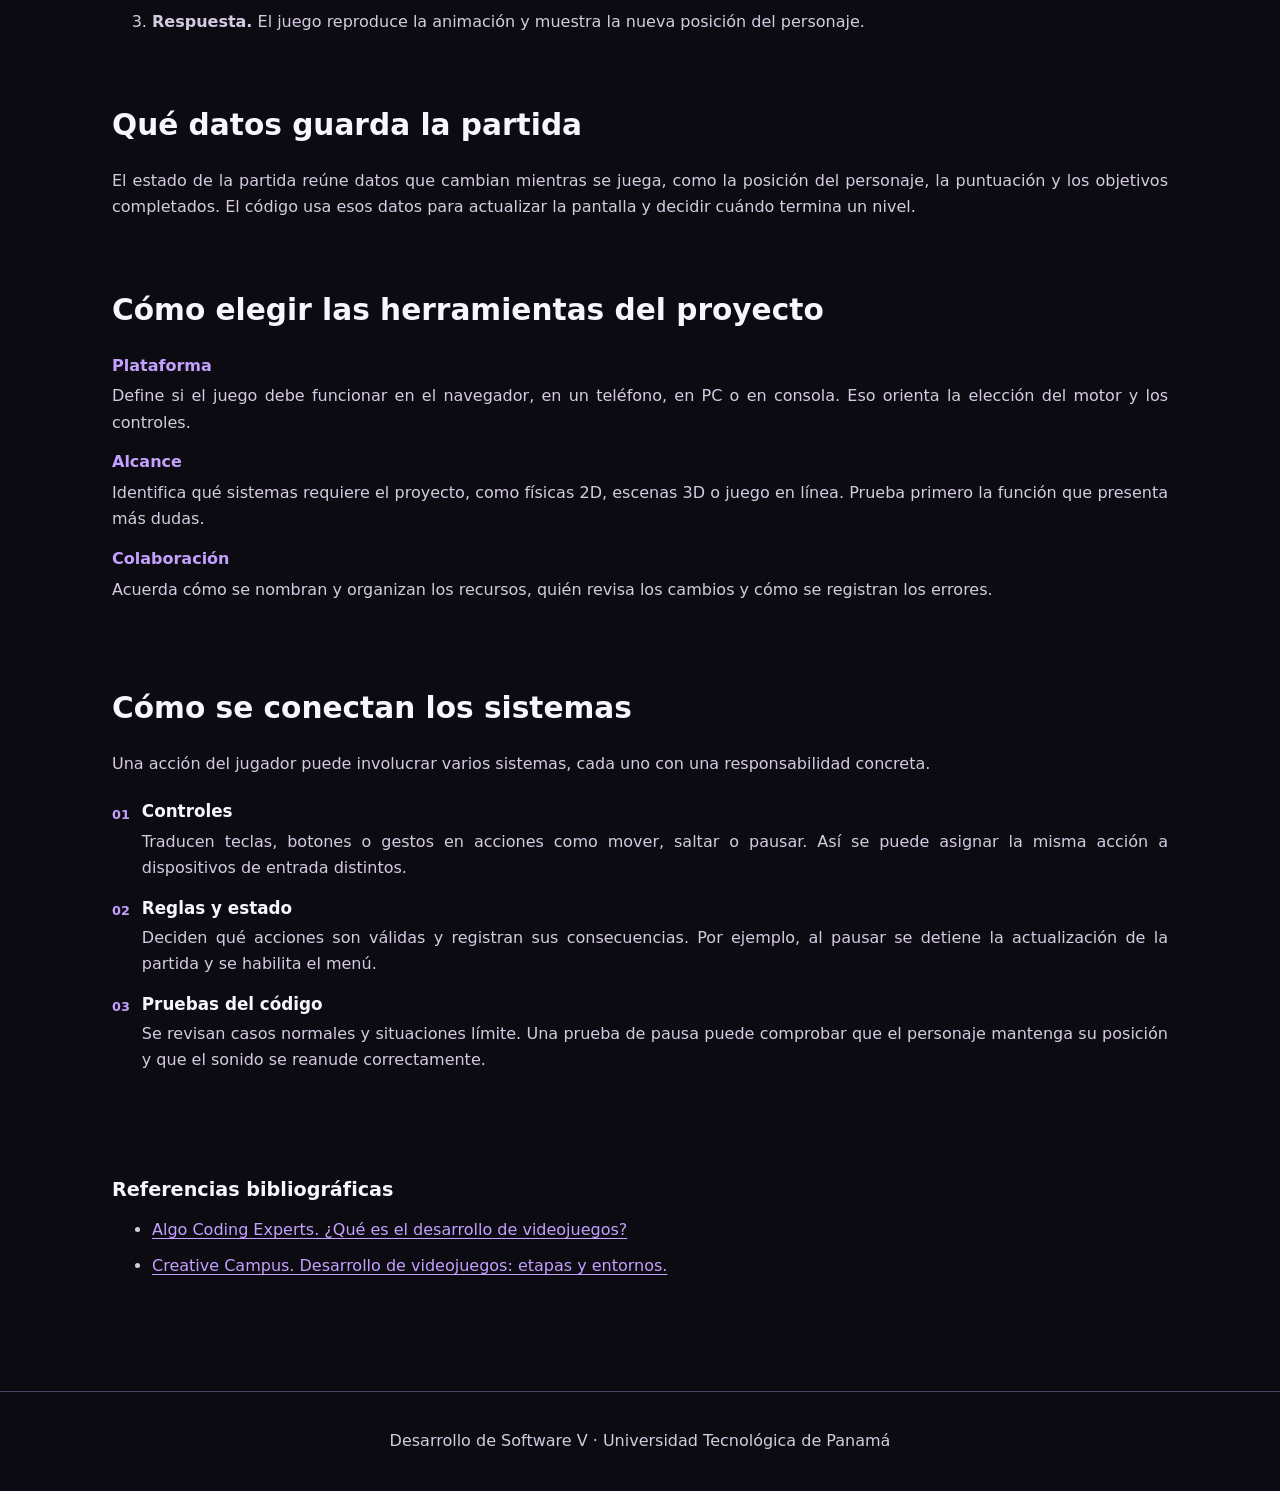
<file: programacion.html>
<!DOCTYPE html>
<html lang="es">
<head>
    <meta charset="UTF-8">
    <meta name="viewport" content="width=device-width, initial-scale=1.0">
    <title>Programación | Desarrollo de videojuegos</title>
    <link rel="stylesheet" href="css/estilos.css">
    <script src="js/menu.js" defer></script>
</head>
<body>
    <header>
        <a href="#contenido">Saltar al contenido</a>
        <p>
            <a>
                <span>Desarrollo de videojuegos</span>
                <span class="marca-subtitulo">Diseño y programación</span>
            </a>
        </p>
        <button class="boton-menu" type="button" aria-controls="menu-principal" aria-expanded="false" aria-label="Abrir menú" hidden>
            <span aria-hidden="true">☰</span>
        </button>
        <nav id="menu-principal" class="menu-temas" aria-label="Navegación principal">
            <ul>
                <li><a href="index.html">Inicio</a></li>
                <li>
                    <details>
                        <summary>Proceso</summary>
                        <ul>
                            <li><a href="etapas.html">Etapas</a></li>
                            <li><a href="equipo.html">Equipo</a></li>
                        </ul>
                    </details>
                </li>
                <li>
                    <details class="grupo-activo">
                        <summary>Creación</summary>
                        <ul>
                            <li><a href="arte.html">Arte y animación</a></li>
                            <li><a href="programacion.html" aria-current="page">Programación</a></li>
                        </ul>
                    </details>
                </li>
                <li><a href="generos.html">Géneros y plataformas</a></li>
                <li><a href="autor.html">Acerca de mí</a></li>
            </ul>
        </nav>
    </header>

    <main id="contenido">
        <p class="categoria-pagina">Creación del juego</p>
        <h1>Programación y herramientas</h1>
        <p>La programación conecta las acciones del jugador con las reglas del juego. Por ejemplo, al pulsar la tecla de salto, el juego procesa la entrada y actualiza el movimiento del personaje.</p>
        <section>
            <h2>Métodos y herramientas de desarrollo</h2>
            <p>Las herramientas se eligen según el tipo de juego, los conocimientos del equipo y las plataformas previstas.</p>

            <div class="tabla-herramientas" role="region" aria-label="Comparación de herramientas" tabindex="0">
                <table>
                    <caption>Herramientas y sus usos en el desarrollo de videojuegos</caption>
                    <thead>
                        <tr>
                            <th scope="col">Categoría</th>
                            <th scope="col">Herramienta</th>
                            <th scope="col">Para qué se usa</th>
                        </tr>
                    </thead>
                    <tbody>
                        <tr>
                            <td rowspan="4">Motores de videojuegos</td>
                            <th scope="row">Unreal Engine</th>
                            <td>Construye escenas 3D y permite programar su comportamiento con C++.</td>
                        </tr>
                        <tr>
                            <th scope="row">Unity</th>
                            <td>Crea proyectos 2D y 3D, incluidos juegos móviles, y usa C# para programar sus componentes.</td>
                        </tr>
                        <tr>
                            <th scope="row">Godot</th>
                            <td>Motor de código abierto para proyectos 2D y 3D. Incluye GDScript.</td>
                        </tr>
                        <tr>
                            <th scope="row">CRYENGINE</th>
                            <td>Crea entornos 3D detallados y permite ampliar su funcionamiento con C++.</td>
                        </tr>
                        <tr>
                            <td>Lenguajes de programación</td>
                            <th scope="row">C++, C# y JavaScript</th>
                            <td>C++ y C# se usan con Unreal y Unity, respectivamente. JavaScript se puede combinar con Phaser para juegos de navegador.</td>
                        </tr>
                        <tr>
                            <td rowspan="2">Arte digital</td>
                            <th scope="row">Blender, Maya y 3ds Max</th>
                            <td>Sirven para modelar y animar recursos tridimensionales.</td>
                        </tr>
                        <tr>
                            <th scope="row">Photoshop e Illustrator</th>
                            <td>Permiten preparar fondos, iconos y otros elementos 2D.</td>
                        </tr>
                        <tr>
                            <td>Control de versiones</td>
                            <th scope="row">Git</th>
                            <td>Registra cambios y permite trabajar en ramas, revisar modificaciones e integrarlas.</td>
                        </tr>
                    </tbody>
                </table>
            </div>
        </section>
        <section>
            <h2>Sistemas que coordina la programación</h2>
            <ul>
                <li><strong>Física y colisiones.</strong> Determinan cómo se mueven los objetos y qué sucede cuando entran en contacto.</li>
                <li><strong>Comportamiento de personajes.</strong> Define cómo reaccionan los personajes controlados por el juego ante cambios en su entorno.</li>
                <li><strong>Interfaz.</strong> Actualiza en pantalla datos como la puntuación, el tiempo o la salud del personaje.</li>
            </ul>
        </section>
        <section>
            <h2>Entrada, reglas y respuesta en pantalla</h2>
            <ol>
                <li><strong>Entrada.</strong> El juego recibe una acción, como pulsar la tecla de salto.</li>
                <li><strong>Reglas.</strong> El código comprueba si el personaje está en el suelo y actualiza su movimiento si puede saltar.</li>
                <li><strong>Respuesta.</strong> El juego reproduce la animación y muestra la nueva posición del personaje.</li>
            </ol>
        </section>
        <section>
            <h2>Qué datos guarda la partida</h2>
            <p>El estado de la partida reúne datos que cambian mientras se juega, como la posición del personaje, la puntuación y los objetivos completados. El código usa esos datos para actualizar la pantalla y decidir cuándo termina un nivel.</p>
        </section>


        <section class="detalle-tema">
            <h2>Cómo elegir las herramientas del proyecto</h2>
            <dl class="lista-tema lista-en-filas">
                <div>
                    <dt>Plataforma</dt>
                    <dd>Define si el juego debe funcionar en el navegador, en un teléfono, en PC o en consola. Eso orienta la elección del motor y los controles.</dd>
                </div>
                <div>
                    <dt>Alcance</dt>
                    <dd>Identifica qué sistemas requiere el proyecto, como físicas 2D, escenas 3D o juego en línea. Prueba primero la función que presenta más dudas.</dd>
                </div>
                <div>
                    <dt>Colaboración</dt>
                    <dd>Acuerda cómo se nombran y organizan los recursos, quién revisa los cambios y cómo se registran los errores.</dd>
                </div>
            </dl>
        </section>

        <section class="guia-practica">
            <h2>Cómo se conectan los sistemas</h2>
            <p>Una acción del jugador puede involucrar varios sistemas, cada uno con una responsabilidad concreta.</p>
            <ul class="filas-guia guia-vertical">
                <li>
                    <span class="guia-numero" aria-hidden="true">01</span>
                    <div>
                        <h3>Controles</h3>
                        <p>Traducen teclas, botones o gestos en acciones como mover, saltar o pausar. Así se puede asignar la misma acción a dispositivos de entrada distintos.</p>
                    </div>
                </li>
                <li>
                    <span class="guia-numero" aria-hidden="true">02</span>
                    <div>
                        <h3>Reglas y estado</h3>
                        <p>Deciden qué acciones son válidas y registran sus consecuencias. Por ejemplo, al pausar se detiene la actualización de la partida y se habilita el menú.</p>
                    </div>
                </li>
                <li>
                    <span class="guia-numero" aria-hidden="true">03</span>
                    <div>
                        <h3>Pruebas del código</h3>
                        <p>Se revisan casos normales y situaciones límite. Una prueba de pausa puede comprobar que el personaje mantenga su posición y que el sonido se reanude correctamente.</p>
                    </div>
                </li>
            </ul>
        </section>

        <section aria-labelledby="titulo-referencias">
            <h2 id="titulo-referencias">Referencias bibliográficas</h2>
            <ul>
                <li id="algo"><a href="https://algocodingexperts.com/es/que-es-el-desarrollo-de-videojuegos/">Algo Coding Experts. ¿Qué es el desarrollo de videojuegos?</a></li>
                <li id="campus"><a href="https://creativecampus.universidadeuropea.com/blog/desarrollo-videojuegos/">Creative Campus. Desarrollo de videojuegos: etapas y entornos.</a></li>
            </ul>
        </section>
    </main>

    <footer>
        <p>Desarrollo de Software V · Universidad Tecnológica de Panamá</p>
    </footer>
</body>
</html>
</file>
<file: css/estilos.css>
:root {
    color-scheme: dark;
    --fondo: #0d0b12;
    --panel: #1b1428;
    --morado: #c4a0ff;
    --violeta: #7442bd;
    --texto: #f8f5ff;
    --secundario: #d4cbe1;
    --borde: #514167;
}

* {
    box-sizing: border-box;
}

body {
    margin: 0;
    background: radial-gradient(ellipse 48rem 32rem at 87% 5rem, rgba(151, 91, 236, 0.19), transparent 76%), var(--fondo);
    color: var(--texto);
    font: 1rem/1.65 system-ui, sans-serif;
}

a {
    color: var(--morado);
    text-underline-offset: 0.2em;
}

a:hover {
    color: var(--texto);
}

a:focus-visible {
    outline: 2px solid var(--morado);
    outline-offset: 4px;
}

header {
    display: flex;
    align-items: center;
    justify-content: space-between;
    flex-wrap: wrap;
    gap: 1rem 2rem;
    min-height: 6.25rem;
    padding: 1.25rem max(1.25rem, calc((100% - 75rem) / 2));
    background: rgba(13, 11, 18, 0.28);
    border-bottom: 1px solid var(--borde);
}

header > p {
    margin: 0;
    font-weight: 750;
    letter-spacing: 0.03em;
}

header > p a {
    color: var(--texto);
    text-decoration: none;
}

header > a[href="#contenido"] {
    position: absolute;
    top: 1rem;
    left: 1rem;
    z-index: 1;
    padding: 0.5rem 0.75rem;
    background: var(--fondo);
    transform: translateY(-200%);
}

header > a[href="#contenido"]:focus {
    transform: none;
}

nav ul {
    display: flex;
    flex-wrap: wrap;
    gap: 0.45rem;
    padding: 0;
    margin: 0;
    list-style: none;
}

nav a {
    display: block;
    padding: 0.5rem 0.8rem;
    border-radius: 0.45rem;
    text-decoration: none;
}

nav a:hover {
    background: var(--fondo);
}

nav a[aria-current="page"] {
    background: var(--violeta);
    color: var(--texto);
    font-weight: 700;
}

main {
    width: min(66rem, calc(100% - 2rem));
    margin: 0 auto;
    padding: clamp(1.75rem, 5vw, 4rem) 0;
}

h1, h2, h3 {
    line-height: 1.2;
}

h1 {
    margin: 0 0 1.5rem;
    font-size: clamp(2rem, 5vw, 3.5rem);
    overflow-wrap: anywhere;
}

h1::after {
    display: block;
    width: 4rem;
    height: 0.25rem;
    margin-top: 0.75rem;
    background: var(--morado);
    content: "";
}

h2 {
    margin-top: 0;
    font-size: clamp(1.3rem, 3vw, 1.85rem);
}

h3, dt {
    color: var(--morado);
}

main p, main li, dd {
    color: var(--secundario);
}

main li + li {
    margin-top: 0.6rem;
}

main section {
    margin-block: 1.5rem;
    padding-block: 1.5rem;
}

main section > :last-child {
    margin-bottom: 0;
}

dt {
    font-weight: 700;
}

dd {
    margin: 0.25rem 0 1rem;
}

main section[aria-labelledby="titulo-referencias"] {
    margin-top: 2.5rem;
    overflow-wrap: anywhere;
}

img {
    max-width: 100%;
    height: auto;
}

footer {
    padding: 1.25rem 1rem;
    border-top: 1px solid var(--borde);
    color: var(--secundario);
    text-align: center;
}

header > p a {
    display: grid;
    align-items: center;
    text-transform: uppercase;
}

.marca-subtitulo {
    margin-top: 0.35rem;
    color: var(--secundario);
    font-size: 0.68rem;
    font-weight: 400;
    letter-spacing: 0.16em;
}

header nav {
    font-size: 0.9rem;
}

header nav a[aria-current="page"] {
    background: #36254d;
    color: var(--morado);
}
.recursos-visuales figure {
    margin: 0 0 1.5rem;
}

.recursos-visuales img {
    display: block;
    width: 100%;
    border: 0;
    border-radius: 0.45rem;
}

.recursos-visuales figcaption {
    margin-top: 0.5rem;
    color: var(--secundario);
}

.galeria-arte {
    display: grid;
    grid-template-columns: repeat(auto-fit, minmax(min(100%, 15rem), 1fr));
    gap: 1rem;
}

.tarjeta-arte {
    overflow: hidden;
    background: var(--fondo);
    border: 1px solid var(--borde);
    border-radius: 0.85rem;
}

.tarjeta-arte img {
    height: clamp(10rem, 24vw, 14rem);
    object-fit: contain;
    background: var(--panel);
}

.tarjeta-arte-texto {
    padding: 1rem;
}

.tarjeta-arte-texto h3 {
    margin: 0;
}

.tarjeta-arte-texto .credito-arte {
    margin-bottom: 0;
    font-size: 0.8rem;
}

.portada-inicio {
    display: grid;
    grid-template-columns: repeat(auto-fit, minmax(min(100%, 24rem), 1fr));
    align-items: center;
    gap: 1.25rem;
}

.portada-inicio p:last-child {
    margin-bottom: 0;
}

.portada-inicio img {
    display: block;
    width: 100%;
}

.cronologia {
    list-style: none;
    padding: 0;
}

.cronologia li {
    position: relative;
    margin-left: 1rem;
    padding: 0 0 1.75rem 2rem;
    border-left: 2px solid var(--borde);
}

.cronologia li + li {
    margin-top: 0;
}

.cronologia h3 {
    margin: 0;
}

.cronologia p:last-child {
    margin-bottom: 0;
}

.numero-etapa {
    position: absolute;
    top: 0;
    left: -1rem;
    display: grid;
    place-items: center;
    width: 1.9rem;
    height: 1.9rem;
    border-radius: 50%;
    background: var(--violeta);
    color: var(--texto);
    font-size: 0.8rem;
    font-weight: 700;
}

.menu-temas details {
    position: relative;
}

.menu-temas summary {
    padding: 0.5rem 0.8rem;
    border-radius: 0.45rem;
    color: var(--morado);
    cursor: pointer;
}

.menu-temas summary:focus-visible {
    outline: 2px solid var(--morado);
    outline-offset: 4px;
}

.menu-temas .grupo-activo > summary,
.menu-temas details[open] > summary {
    background: #36254d;
    font-weight: 700;
}

.menu-temas details > ul {
    position: absolute;
    z-index: 2;
    display: grid;
    min-width: 10.5rem;
    margin-top: 0.4rem;
    padding: 0.4rem;
    background: var(--panel);
    border: 1px solid var(--borde);
    border-radius: 0.55rem;
}

@media (max-width: 40rem) {
    header {
        gap: 0.65rem;
        padding-block: 0.85rem;
    }

    .menu-temas {
        width: 100%;
    }

    .menu-temas > ul {
        display: flex;
        flex-wrap: wrap;
        gap: 0.25rem;
    }

    .menu-temas a,
    .menu-temas summary {
        padding-inline: 0.6rem;
    }

    .menu-temas details > ul {
        left: 0;
        min-width: 9rem;
    }
}

main .categoria-pagina {
    margin: 0 0 0.45rem;
    color: var(--morado);
    font-size: 0.8rem;
    font-weight: 700;
    letter-spacing: 0.12em;
    text-transform: uppercase;
}

.lista-tema {
    display: grid;
    grid-template-columns: repeat(auto-fit, minmax(min(100%, 15rem), 1fr));
    gap: 1.5rem;
}

.lista-tema dd {
    margin-bottom: 0;
}

main .portada-inicio {
    padding-block: clamp(1rem, 4vw, 2.5rem);
}

.guia-practica {
    padding-block: clamp(1.25rem, 4vw, 2.5rem);
}

.filas-guia {
    display: grid;
    gap: 1.4rem 2rem;
    grid-template-columns: repeat(auto-fit, minmax(min(100%, 17rem), 1fr));
    padding: 0;
    margin: 1.5rem 0 0;
    list-style: none;
}

.filas-guia li {
    display: grid;
    grid-template-columns: auto minmax(0, 1fr);
    align-content: start;
    gap: 0.75rem;
}

.filas-guia li + li {
    margin-top: 0;
}

.guia-numero {
    padding-top: 0.15rem;
    color: var(--morado);
    font-size: 0.8rem;
    font-weight: 700;
    font-variant-numeric: tabular-nums;
}

.filas-guia h3 {
    margin: 0 0 0.45rem;
    color: var(--texto);
    font-size: 1.05rem;
}

.filas-guia p {
    margin: 0;
}

main section[aria-labelledby="titulo-referencias"] h2 {
    font-size: 1.2rem;
}

.equipo-flujo {
    display: grid;
    grid-template-columns: minmax(0, 3fr) minmax(0, 2fr);
    align-items: center;
    gap: clamp(1rem, 4vw, 3rem);
}

.equipo-flujo img {
    display: block;
    width: min(100%, 26.25rem);
    height: auto;
    justify-self: center;
}

@media (max-width: 48rem) {
    .equipo-flujo {
        grid-template-columns: 1fr;
    }
}




.tabla-herramientas {
    overflow-x: auto;
    border: 1px solid var(--borde);
    border-radius: 0.75rem;
}

.tabla-herramientas:focus-visible {
    outline: 2px solid var(--morado);
    outline-offset: 4px;
}

.tabla-herramientas table {
    width: 100%;
    min-width: 33rem;
    border-collapse: collapse;
}

.tabla-herramientas caption,
.tabla-herramientas th,
.tabla-herramientas td {
    padding: 0.75rem 1rem;
    text-align: left;
    vertical-align: top;
}

.tabla-herramientas caption,
.tabla-herramientas thead {
    background: var(--panel);
    color: var(--morado);
    font-weight: 700;
}

.tabla-herramientas tbody tr {
    border-top: 1px solid var(--borde);
}

.tabla-herramientas caption,
.tabla-herramientas thead th,
.tabla-herramientas tbody td:first-child:not(:last-child) {
    text-align: center;
    vertical-align: middle;
}



main p:not(.categoria-pagina),
main li,
main dd,
main figcaption,
.tabla-herramientas tbody td:last-child {
    text-align: justify;
}

.funciones-equipo li::marker,
.funciones-equipo strong {
    color: var(--morado);
}


.perfil-autora img {
    width: min(100%, 15rem);
    justify-self: end;
    border: 1px solid var(--borde);
    border-radius: 1rem;
}

.lista-en-filas {
    display: block;
}

.lista-en-filas > div + div {
    margin-top: 0.85rem;
}

.filas-guia.guia-vertical {
    grid-template-columns: 1fr;
    gap: 1rem;
}

.revision-equipo li::marker {
    color: var(--morado);
    font-weight: 700;
}

.generos-distribucion {
    display: grid;
    grid-template-columns: repeat(auto-fit, minmax(min(100%, 25rem), 1fr));
    gap: 0 2.5rem;
}

.generos-distribucion section {
    padding-block: 0;
}

.generos-distribucion details {
    margin-bottom: 0.65rem;
    padding: 0.65rem 0.85rem;
    background: var(--panel);
    border-radius: 0.45rem;
}

.generos-distribucion summary {
    color: var(--morado);
    font-weight: 700;
    cursor: pointer;
}

.generos-distribucion summary:focus-visible {
    outline: 2px solid var(--morado);
    outline-offset: 3px;
}

.generos-distribucion details p {
    margin-bottom: 0.2rem;
}

.collage-juegos .tarjeta-arte img {
    height: auto;
    aspect-ratio: 16 / 9;
    object-fit: cover;
}

.tarjetas-inicio li {
    display: flex;
    flex-direction: column;
    gap: 0.75rem;
    padding: 1.25rem;
    background: var(--panel);
    border: 1px solid var(--borde);
    border-radius: 1rem;
    text-align: left;
}

.tarjetas-inicio .guia-numero {
    letter-spacing: 0.1em;
    text-transform: uppercase;
}

.tarjetas-inicio h3 {
    margin: 0;
    font-size: 1.25rem;
}

.tarjetas-inicio a {
    margin-top: auto;
    padding-top: 0.35rem;
    align-self: flex-start;
    font-weight: 700;
}

.boton-menu {
    display: none;
}

@media (max-width: 40rem) {
    header > p {
        flex: 1;
    }

    .boton-menu:not([hidden]) {
        display: grid;
        place-items: center;
        width: 2.75rem;
        height: 2.75rem;
        padding: 0;
        background: var(--panel);
        color: var(--morado);
        border: 1px solid var(--borde);
        border-radius: 0.45rem;
        font-size: 1.4rem;
        cursor: pointer;
    }

    .boton-menu:focus-visible {
        outline: 2px solid var(--morado);
        outline-offset: 3px;
    }

    .boton-menu:not([hidden])[aria-expanded="false"] + .menu-temas {
        display: none;
    }
}

@media (max-width: 40rem) {
    body:has(.boton-menu[aria-expanded="true"]) {
        overflow: hidden;
    }

    header:has(.boton-menu[aria-expanded="true"]) {
        position: fixed;
        inset: 0;
        z-index: 5;
        align-content: start;
        background: var(--panel);
        overflow-y: auto;
    }

    .boton-menu[aria-expanded="true"] {
        background: transparent;
        border-color: transparent;
        color: var(--texto);
        font-size: 2rem;
    }

    .boton-menu[aria-expanded="true"] + .menu-temas > ul {
        display: block;
        margin-top: 0.75rem;
    }

    .boton-menu[aria-expanded="true"] + .menu-temas a,
    .boton-menu[aria-expanded="true"] + .menu-temas summary {
        padding: 0.85rem 0.6rem;
        color: var(--texto);
    }

    .boton-menu[aria-expanded="true"] + .menu-temas details > ul {
        position: static;
        margin: 0.25rem 0 0.4rem 0.9rem;
        padding: 0;
        border: 0;
    }
}
</file>
